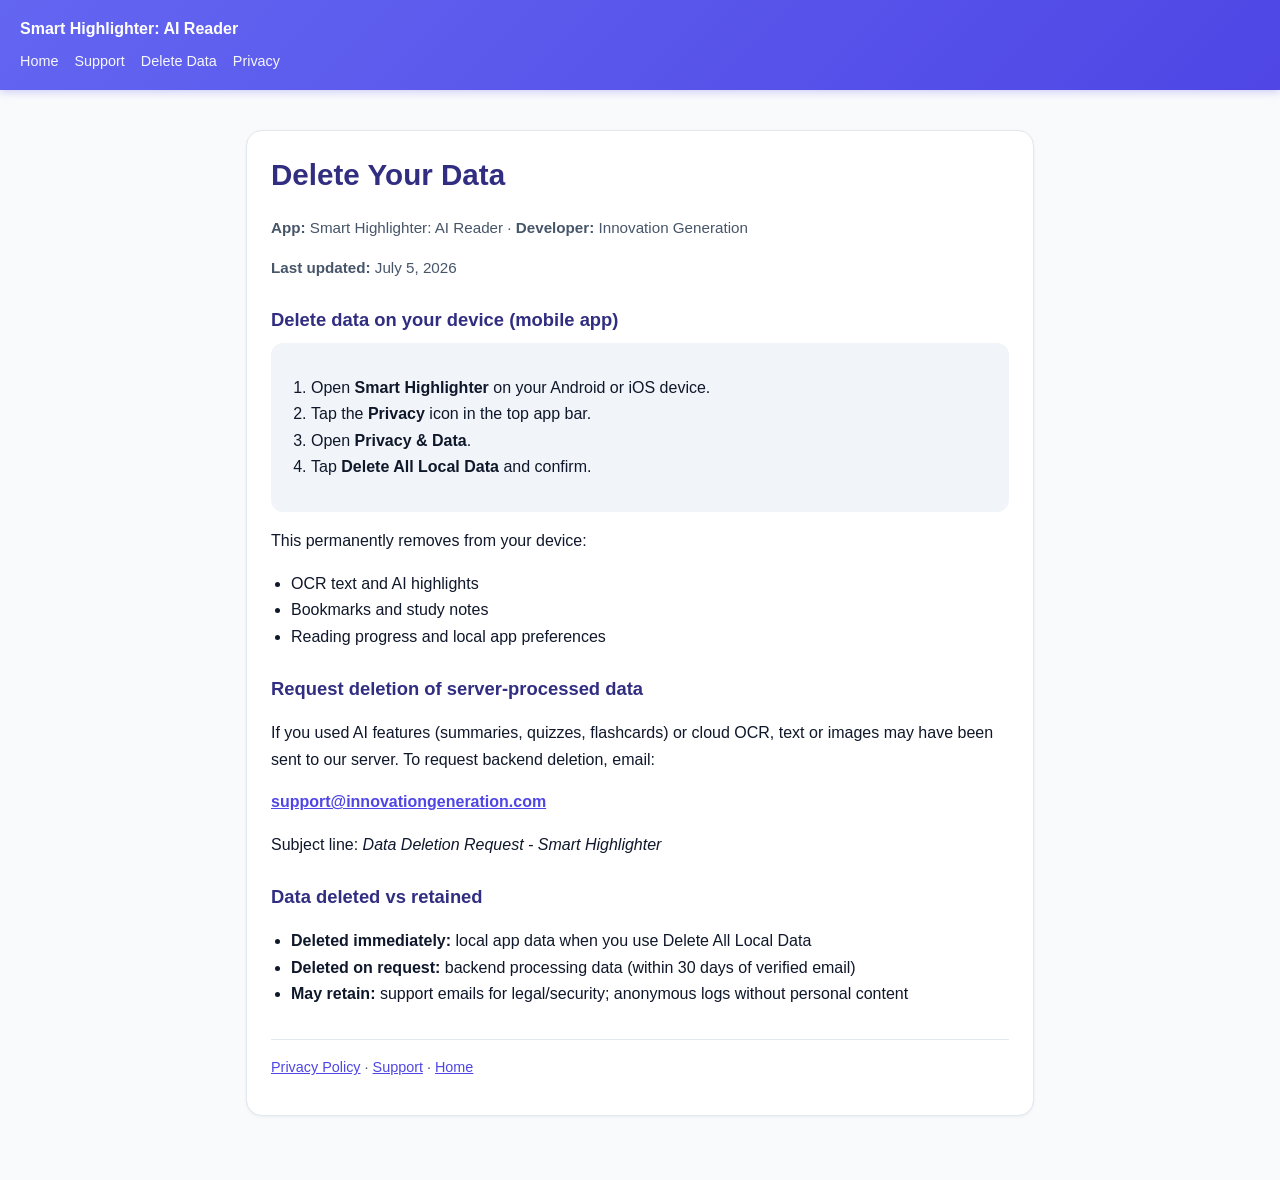
<file: delete.html>
<!DOCTYPE html>
<html lang="en">
<head>
  <meta charset="UTF-8" />
  <meta name="viewport" content="width=device-width, initial-scale=1.0" />
  <title>Delete Your Data — Smart Highlighter: AI Reader</title>
  <link rel="stylesheet" href="legal.css" />
</head>
<body>
  <header class="topbar">
    <a href="index.html">Smart Highlighter: AI Reader</a>
    <nav>
      <a href="index.html">Home</a>
      <a href="support.html">Support</a>
      <a href="delete.html">Delete Data</a>
      <a href="privacy.html">Privacy</a>
    </nav>
  </header>

  <main class="wrap">
    <div class="card">
      <h1>Delete Your Data</h1>
      <p class="meta"><strong>App:</strong> Smart Highlighter: AI Reader · <strong>Developer:</strong> Innovation Generation</p>
      <p class="meta"><strong>Last updated:</strong> July 5, 2026</p>

      <h2>Delete data on your device (mobile app)</h2>
      <div class="steps">
        <ol>
          <li>Open <strong>Smart Highlighter</strong> on your Android or iOS device.</li>
          <li>Tap the <strong>Privacy</strong> icon in the top app bar.</li>
          <li>Open <strong>Privacy &amp; Data</strong>.</li>
          <li>Tap <strong>Delete All Local Data</strong> and confirm.</li>
        </ol>
      </div>
      <p>This permanently removes from your device:</p>
      <ul>
        <li>OCR text and AI highlights</li>
        <li>Bookmarks and study notes</li>
        <li>Reading progress and local app preferences</li>
      </ul>

      <h2>Request deletion of server-processed data</h2>
      <p>
        If you used AI features (summaries, quizzes, flashcards) or cloud OCR, text or images may have been
        sent to our server. To request backend deletion, email:
      </p>
      <p>
        <strong>
          <a href="mailto:support@innovationgeneration.com?subject=Data%20Deletion%20Request%20-%20Smart%20Highlighter">
            support@innovationgeneration.com
          </a>
        </strong>
      </p>
      <p>Subject line: <em>Data Deletion Request - Smart Highlighter</em></p>

      <h2>Data deleted vs retained</h2>
      <ul>
        <li><strong>Deleted immediately:</strong> local app data when you use Delete All Local Data</li>
        <li><strong>Deleted on request:</strong> backend processing data (within 30 days of verified email)</li>
        <li><strong>May retain:</strong> support emails for legal/security; anonymous logs without personal content</li>
      </ul>

      <p class="footer">
        <a href="privacy.html">Privacy Policy</a> · <a href="support.html">Support</a> · <a href="index.html">Home</a>
      </p>
    </div>
  </main>
</body>
</html>
</file>
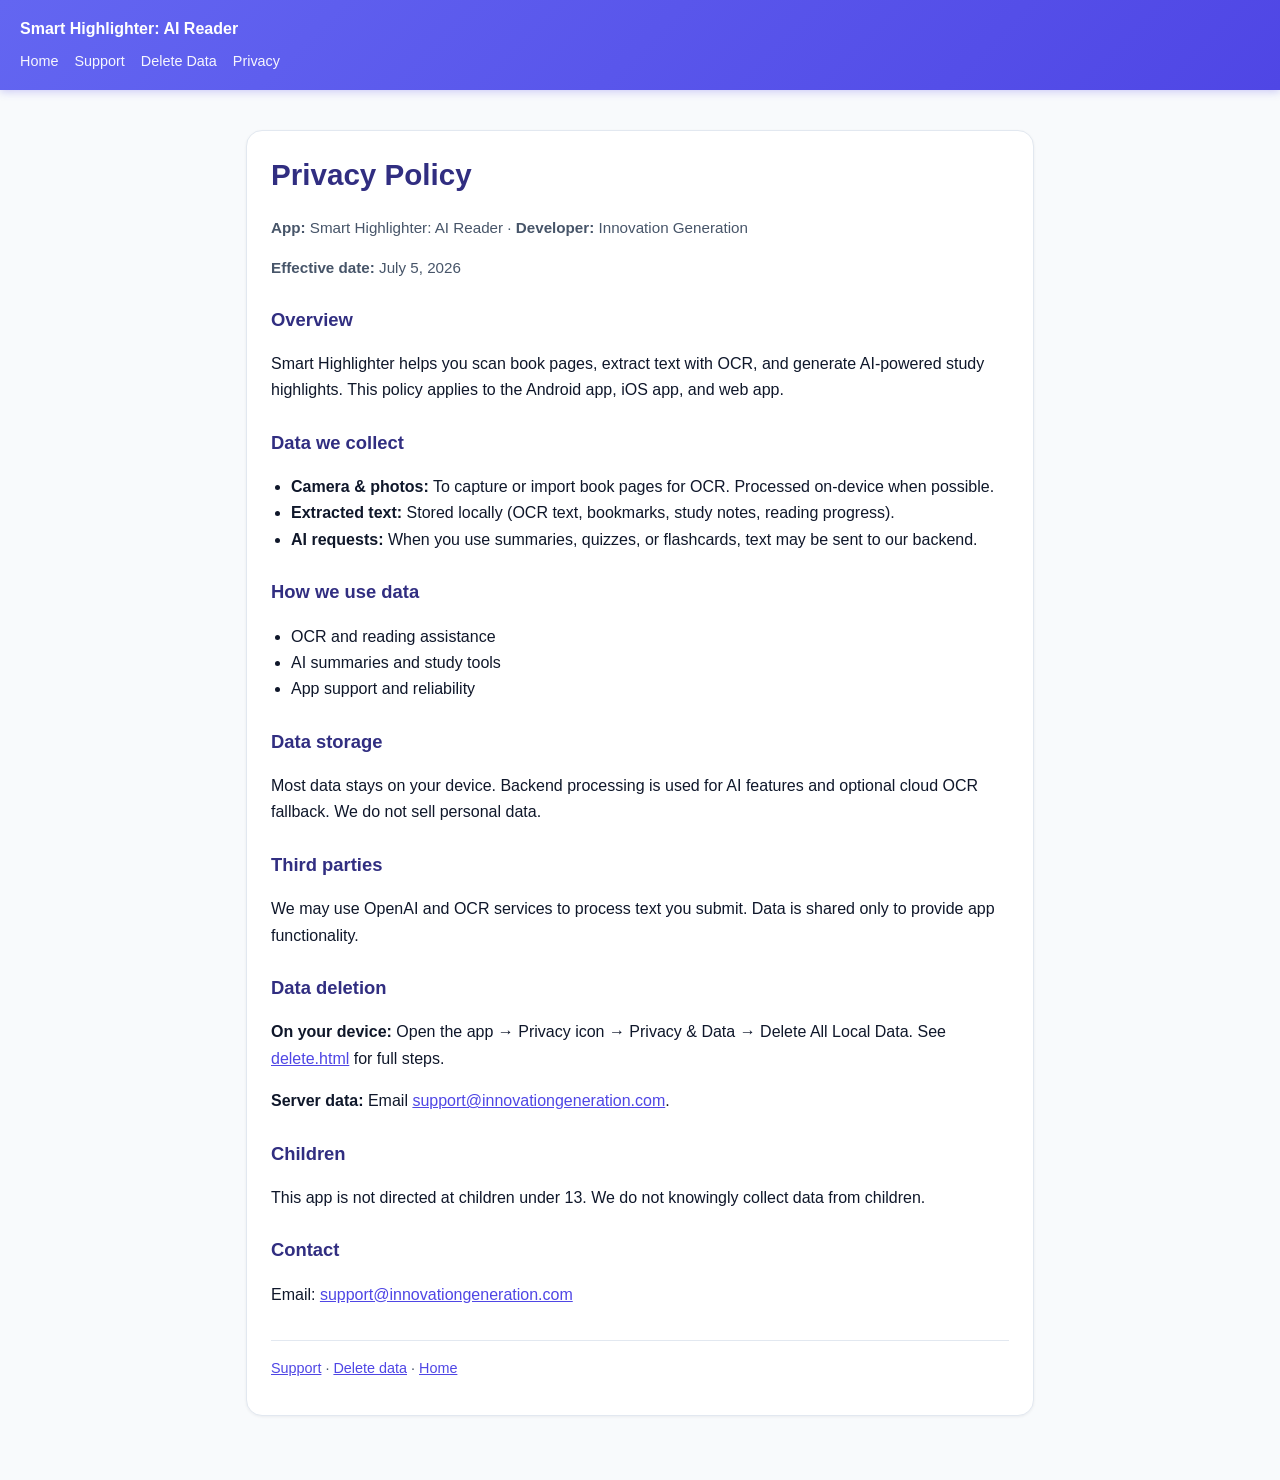
<file: privacy.html>
<!DOCTYPE html>
<html lang="en">
<head>
  <meta charset="UTF-8" />
  <meta name="viewport" content="width=device-width, initial-scale=1.0" />
  <title>Privacy Policy — Smart Highlighter: AI Reader</title>
  <link rel="stylesheet" href="legal.css" />
</head>
<body>
  <header class="topbar">
    <a href="index.html">Smart Highlighter: AI Reader</a>
    <nav>
      <a href="index.html">Home</a>
      <a href="support.html">Support</a>
      <a href="delete.html">Delete Data</a>
      <a href="privacy.html">Privacy</a>
    </nav>
  </header>

  <main class="wrap">
    <div class="card">
      <h1>Privacy Policy</h1>
      <p class="meta"><strong>App:</strong> Smart Highlighter: AI Reader · <strong>Developer:</strong> Innovation Generation</p>
      <p class="meta"><strong>Effective date:</strong> July 5, 2026</p>

      <h2>Overview</h2>
      <p>
        Smart Highlighter helps you scan book pages, extract text with OCR, and generate AI-powered study highlights.
        This policy applies to the Android app, iOS app, and web app.
      </p>

      <h2>Data we collect</h2>
      <ul>
        <li><strong>Camera &amp; photos:</strong> To capture or import book pages for OCR. Processed on-device when possible.</li>
        <li><strong>Extracted text:</strong> Stored locally (OCR text, bookmarks, study notes, reading progress).</li>
        <li><strong>AI requests:</strong> When you use summaries, quizzes, or flashcards, text may be sent to our backend.</li>
      </ul>

      <h2>How we use data</h2>
      <ul>
        <li>OCR and reading assistance</li>
        <li>AI summaries and study tools</li>
        <li>App support and reliability</li>
      </ul>

      <h2>Data storage</h2>
      <p>
        Most data stays on your device. Backend processing is used for AI features and optional cloud OCR fallback.
        We do not sell personal data.
      </p>

      <h2>Third parties</h2>
      <p>
        We may use OpenAI and OCR services to process text you submit. Data is shared only to provide app functionality.
      </p>

      <h2>Data deletion</h2>
      <p>
        <strong>On your device:</strong> Open the app → Privacy icon → Privacy &amp; Data → Delete All Local Data.
        See <a href="delete.html">delete.html</a> for full steps.
      </p>
      <p>
        <strong>Server data:</strong> Email
        <a href="mailto:support@innovationgeneration.com?subject=Data%20Deletion%20Request%20-%20Smart%20Highlighter">support@innovationgeneration.com</a>.
      </p>

      <h2>Children</h2>
      <p>This app is not directed at children under 13. We do not knowingly collect data from children.</p>

      <h2>Contact</h2>
      <p>Email: <a href="mailto:support@innovationgeneration.com">support@innovationgeneration.com</a></p>

      <p class="footer">
        <a href="support.html">Support</a> · <a href="delete.html">Delete data</a> · <a href="index.html">Home</a>
      </p>
    </div>
  </main>
</body>
</html>
</file>
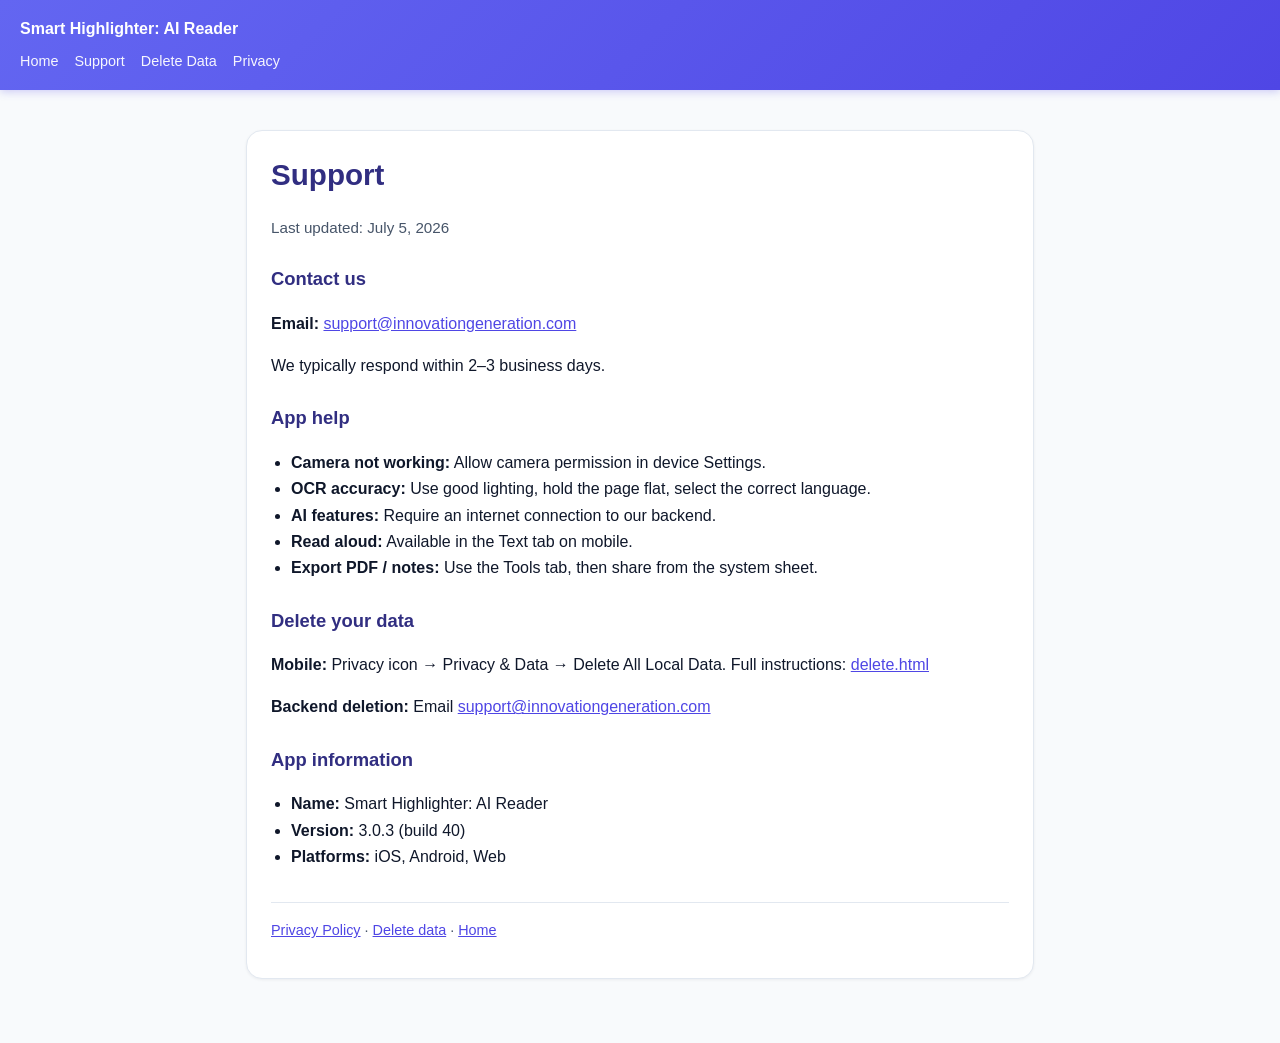
<file: support.html>
<!DOCTYPE html>
<html lang="en">
<head>
  <meta charset="UTF-8" />
  <meta name="viewport" content="width=device-width, initial-scale=1.0" />
  <title>Support — Smart Highlighter: AI Reader</title>
  <link rel="stylesheet" href="legal.css" />
</head>
<body>
  <header class="topbar">
    <a href="index.html">Smart Highlighter: AI Reader</a>
    <nav>
      <a href="index.html">Home</a>
      <a href="support.html">Support</a>
      <a href="delete.html">Delete Data</a>
      <a href="privacy.html">Privacy</a>
    </nav>
  </header>

  <main class="wrap">
    <div class="card">
      <h1>Support</h1>
      <p class="meta">Last updated: July 5, 2026</p>

      <h2>Contact us</h2>
      <p>
        <strong>Email:</strong>
        <a href="mailto:support@innovationgeneration.com">support@innovationgeneration.com</a>
      </p>
      <p>We typically respond within 2–3 business days.</p>

      <h2>App help</h2>
      <ul>
        <li><strong>Camera not working:</strong> Allow camera permission in device Settings.</li>
        <li><strong>OCR accuracy:</strong> Use good lighting, hold the page flat, select the correct language.</li>
        <li><strong>AI features:</strong> Require an internet connection to our backend.</li>
        <li><strong>Read aloud:</strong> Available in the Text tab on mobile.</li>
        <li><strong>Export PDF / notes:</strong> Use the Tools tab, then share from the system sheet.</li>
      </ul>

      <h2>Delete your data</h2>
      <p>
        <strong>Mobile:</strong> Privacy icon → Privacy &amp; Data → Delete All Local Data.
        Full instructions: <a href="delete.html">delete.html</a>
      </p>
      <p>
        <strong>Backend deletion:</strong> Email
        <a href="mailto:support@innovationgeneration.com?subject=Data%20Deletion%20Request%20-%20Smart%20Highlighter">support@innovationgeneration.com</a>
      </p>

      <h2>App information</h2>
      <ul>
        <li><strong>Name:</strong> Smart Highlighter: AI Reader</li>
        <li><strong>Version:</strong> 3.0.3 (build 40)</li>
        <li><strong>Platforms:</strong> iOS, Android, Web</li>
      </ul>

      <p class="footer">
        <a href="privacy.html">Privacy Policy</a> · <a href="delete.html">Delete data</a> · <a href="index.html">Home</a>
      </p>
    </div>
  </main>
</body>
</html>
</file>
<file: legal.css>
:root {
  --bg: #f8fafc;
  --card: #ffffff;
  --text: #0f172a;
  --muted: #475569;
  --brand: #4f46e5;
  --brand-dark: #312e81;
  --border: #e2e8f0;
}

* { box-sizing: border-box; }

body {
  margin: 0;
  font-family: -apple-system, BlinkMacSystemFont, "Segoe UI", Roboto, sans-serif;
  line-height: 1.65;
  color: var(--text);
  background: var(--bg);
}

.topbar {
  background: linear-gradient(135deg, #6366f1, #4f46e5);
  color: #fff;
  padding: 1rem 1.25rem;
  box-shadow: 0 2px 8px rgba(79, 70, 229, 0.25);
}

.topbar a {
  color: #fff;
  text-decoration: none;
  font-weight: 600;
}

.topbar nav {
  margin-top: 0.5rem;
  display: flex;
  flex-wrap: wrap;
  gap: 0.75rem 1rem;
  font-size: 0.9rem;
}

.topbar nav a {
  opacity: 0.95;
  font-weight: 500;
}

.wrap {
  max-width: 820px;
  margin: 0 auto;
  padding: 1.5rem 1rem 3rem;
}

.card {
  background: var(--card);
  border: 1px solid var(--border);
  border-radius: 16px;
  padding: 1.25rem 1.5rem;
  margin: 1rem 0;
  box-shadow: 0 1px 3px rgba(15, 23, 42, 0.06);
}

h1 {
  color: var(--brand-dark);
  font-size: 1.85rem;
  margin: 0 0 0.5rem;
}

h2 {
  color: var(--brand-dark);
  font-size: 1.15rem;
  margin: 1.5rem 0 0.5rem;
}

.meta { color: var(--muted); font-size: 0.95rem; }

a { color: var(--brand); }

ul, ol { padding-left: 1.25rem; }

.steps {
  background: #f1f5f9;
  border-radius: 12px;
  padding: 1rem 1.25rem;
}

.footer {
  margin-top: 2rem;
  padding-top: 1rem;
  border-top: 1px solid var(--border);
  color: var(--muted);
  font-size: 0.9rem;
}

@media (max-width: 600px) {
  h1 { font-size: 1.5rem; }
  .wrap { padding: 1rem 0.75rem 2rem; }
}
</file>
